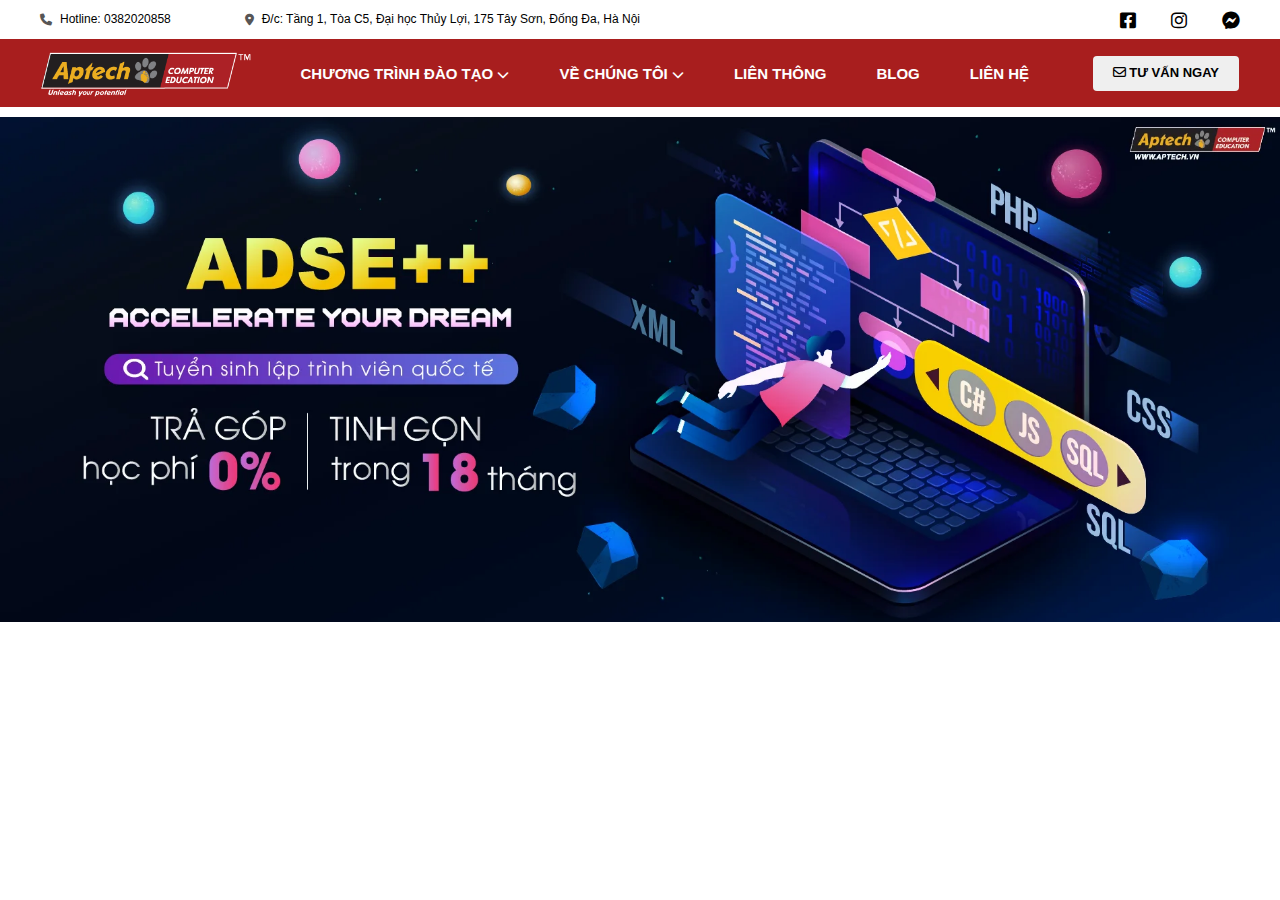
<file: Bai 1/index.html>
<!DOCTYPE html>
<html lang="en">
<head>
    <meta charset="UTF-8">
    <meta http-equiv="X-UA-Compatible" content="IE=edge">
    <meta name="viewport" content="width=device-width, initial-scale=1.0">
    <title>Kiem tra giua ky</title>
    <link rel="stylesheet" href="./assets/css/normalize.css">
    <link rel="stylesheet" href="./assets/css/style.css">
    <link rel="stylesheet" href="./assets/fontawesome-free-6.2.1-web/css/all.min.css">
</head>
<body>
    <header class="header">
        <section class="header__top">
            <div class="container">
                <div class="header__content">
                    <div class="header__infor">
                        <div class="header__infor_phone">
                            <i class="header__infor_icon fa-solid fa-phone"></i>
                            <p>Hotline: 0382020858</p>
                        </div>
                        <div class="header__infor_address">
                            <i class="header__infor_icon fa-solid fa-location-dot"></i>
                            <p>
                                Đ/c: Tầng 1, Tòa C5, Đại học Thủy Lợi, 175 Tây Sơn, Đống Đa, Hà Nội
                            </p>
                        </div>
                    </div>
        
                    <div class="header__social">
                        <i class="fa-brands fa-square-facebook"></i>
                        <i class="fa-brands fa-instagram"></i>
                        <i class="fa-brands fa-facebook-messenger"></i>
                    </div>
                </div>
            </div>           
        </section>

        <section class="header__nav">
            <div class="container">
                <div class="header__content">
                    <div class="header__icon">
                        <img src="./assets/img/icon.png" alt="icon-aptech" srcset="">
                    </div>
        
                    <div class="header__navbar">
                      <ul class="header__list">
                        <li class="header__items">
                            <a class="header__link" href="#">
                                chương trình đào tạo
                                <i class="header__items_icon fa-solid fa-chevron-down"></i>
                            </a>
                        </li>
                        <li class="header__items">
                            <a class="header__link" href="#">
                                về chúng tôi
                                <i class="header__items_icon fa-solid fa-chevron-down"></i>
                            </a>
                        </li>
                        <li class="header__items">
                            <a class="header__link" href="#">liên thông</a>
                        </li>
                        <li class="header__items">
                            <a class="header__link" href="#">blog</a>
                        </li>
                        <li class="header__items">
                            <a class="header__link" href="#">liên hệ</a>
                        </li>
                      </ul>  
                    </div>
        
                    <div class="header__contact">
                        <button class="header__btn">
                            <a href="./contact.html" class="header__btn_link">
                                <i class="header__btn_icon fa-regular fa-envelope"></i>
                                tư vấn ngay
                            </a>
                            
                        </button>
                    </div>
                </div>
            </div>
        </section>
    </header>

    <main class="main">
        <section class="header__img">
            <img src="./assets/img/BLUE.png.webp" alt="apptech-infor" srcset="">
        </section>
    </main>

</body>
</html>
</file>
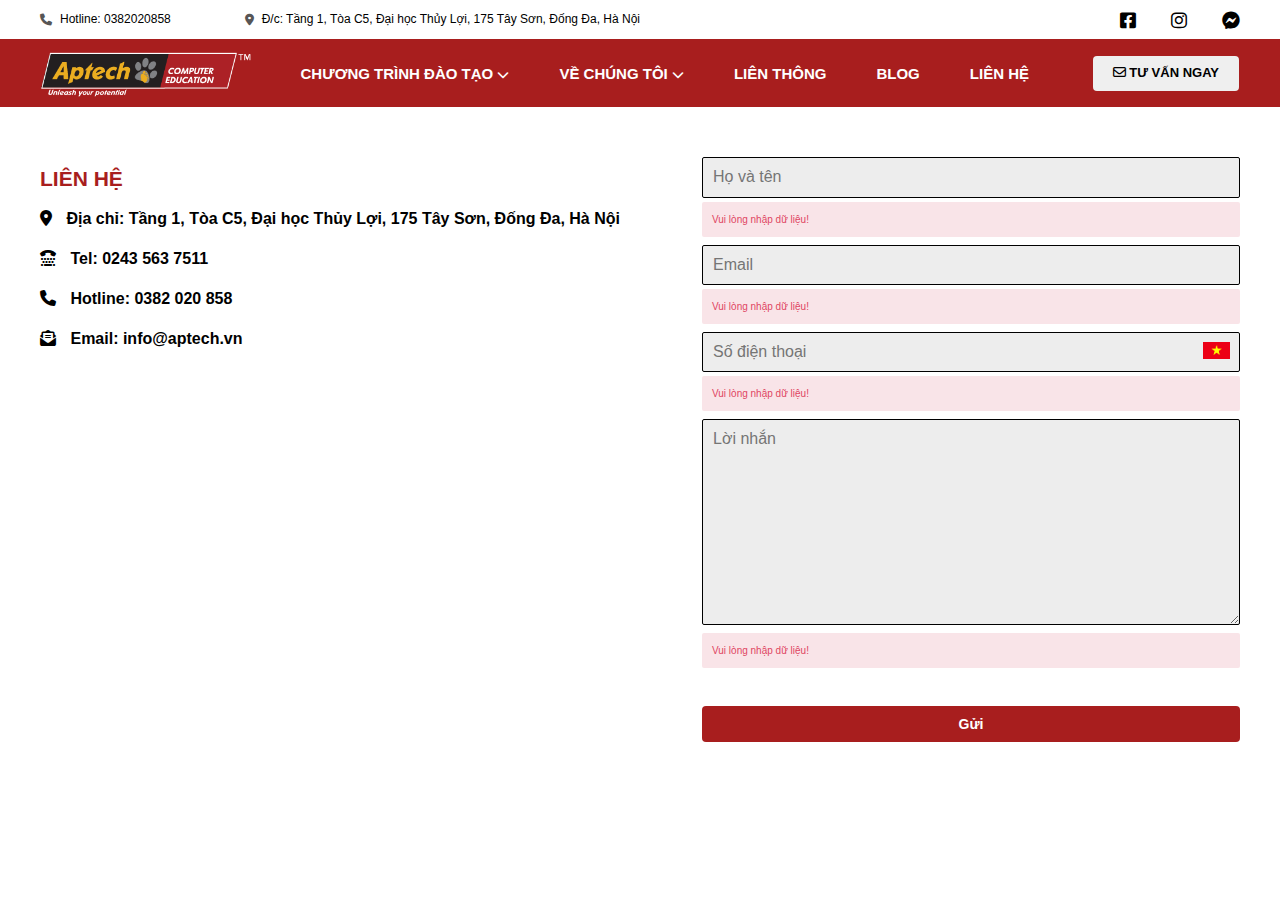
<file: Bai 1/contact.html>
<!DOCTYPE html>
<html lang="en">
<head>
    <meta charset="UTF-8">
    <meta http-equiv="X-UA-Compatible" content="IE=edge">
    <meta name="viewport" content="width=device-width, initial-scale=1.0">
    <link rel="stylesheet" href="./assets/css/normalize.css">
    <link rel="stylesheet" href="./assets/css/style.css">
    <link rel="stylesheet" href="./assets/fontawesome-free-6.2.1-web/css/all.min.css">
</head>
<body>
    <header class="header">
        <section class="header__top">
            <div class="container">
                <div class="header__content">
                    <div class="header__infor">
                        <div class="header__infor_phone">
                            <i class="header__infor_icon fa-solid fa-phone"></i>
                            <p>Hotline: 0382020858</p>
                        </div>
                        <div class="header__infor_address">
                            <i class="header__infor_icon fa-solid fa-location-dot"></i>
                            <p>
                                Đ/c: Tầng 1, Tòa C5, Đại học Thủy Lợi, 175 Tây Sơn, Đống Đa, Hà Nội
                            </p>
                        </div>
                    </div>
        
                    <div class="header__social">
                        <i class="fa-brands fa-square-facebook"></i>
                        <i class="fa-brands fa-instagram"></i>
                        <i class="fa-brands fa-facebook-messenger"></i>
                    </div>
                </div>
            </div>           
        </section>

        <section class="header__nav">
            <div class="container">
                <div class="header__content">
                    <div class="header__icon">
                        <img src="./assets/img/icon.png" alt="icon-aptech" srcset="">
                    </div>
        
                    <div class="header__navbar">
                      <ul class="header__list">
                        <li class="header__items">
                            <a class="header__link" href="#">
                                chương trình đào tạo
                                <i class="header__items_icon fa-solid fa-chevron-down"></i>
                            </a>
                        </li>
                        <li class="header__items">
                            <a class="header__link" href="#">
                                về chúng tôi
                                <i class="header__items_icon fa-solid fa-chevron-down"></i>
                            </a>
                        </li>
                        <li class="header__items">
                            <a class="header__link" href="#">liên thông</a>
                        </li>
                        <li class="header__items">
                            <a class="header__link" href="#">blog</a>
                        </li>
                        <li class="header__items">
                            <a class="header__link" href="#">liên hệ</a>
                        </li>
                      </ul>  
                    </div>
        
                    <div class="header__contact">
                        <button class="header__btn">
                            <a href="./contact.html" class="header__btn_link">
                                <i class="header__btn_icon fa-regular fa-envelope"></i>
                                tư vấn ngay
                            </a>
                        </button>
                    </div>
                </div>
            </div>
        </section>
    </header>

    <main class="main">
        <div class="container">
            <div class="main__content">
                <section class="main__contact">
                    <div class="main__contact_content">
                        <h1>LIÊN HỆ</h1>
                        <span class="main__contact_items">
                            <i class="main__contact_icon fa-solid fa-location-dot"></i>
                            Địa chỉ: Tầng 1, Tòa C5, Đại học Thủy Lợi, 175 Tây Sơn, Đống Đa, Hà Nội
                        </span>
                        <span class="main__contact_items">
                            <i class="main__contact_icon fa-solid fa-tty"></i>
                            <a href="">Tel: 0243 563 7511</a>
                        </span>
                        <span class="main__contact_items">
                            <i class="main__contact_icon fa-solid fa-phone"></i>
                            <a href="http://">Hotline: 0382 020 858</a>
                        </span>
                        <span class="main__contact_items">
                            <i class="main__contact_icon fa-solid fa-envelope-open-text"></i>
                            <a href="http://">Email: info@aptech.vn</a>
                        </span>
                    </div>
                   
                </section>
                <section class="main__form">
                    <form action="" method="post" id="form1">
                        <div class="form__items">
                            <input class="form__items_input" id="name" type="text" name="name" placeholder="Họ và tên">
                            <span class="form__message">Vui lòng nhập dữ liệu!</span>
                        </div>
                        <div class="form__items">
                            <input class="form__items_input" id="email" type="email" name="email" placeholder="Email">
                            <span class="form__message">Vui lòng nhập dữ liệu!</span>
                            
                        </div>
                        <div class="form__items">
                            <input class="form__items_input" id="phone" type="text" name="phone" placeholder="Số điện thoại">
                            <img src="./assets/img/flag.png" alt="Vietnam Flag" srcset="">
                            <span class="form__message">Vui lòng nhập dữ liệu!</span>

                        </div>
                        <div class="form__items">
                            <textarea class="form__items_input" id="message" name="message" cols="30" rows="10" placeholder="Lời nhắn" maxlength="300"></textarea>
                            <span class="form__message">Vui lòng nhập dữ liệu!</span>

                        </div>
                        <button id="btn__post" class="main__form_btn" type="submit">Gửi</button>
                    </form>

                </section>
            </div>
           
        </div>
        
    </main>

    <script src="./assets/js/main.js"></script>

    <script>
        Validator({
            form: '#form1',
            rules: [
                Validator.isRequired('#name'),
                Validator.isEmail('#email'),

            ]
        });
    </script>
</body>
</html>
</file>
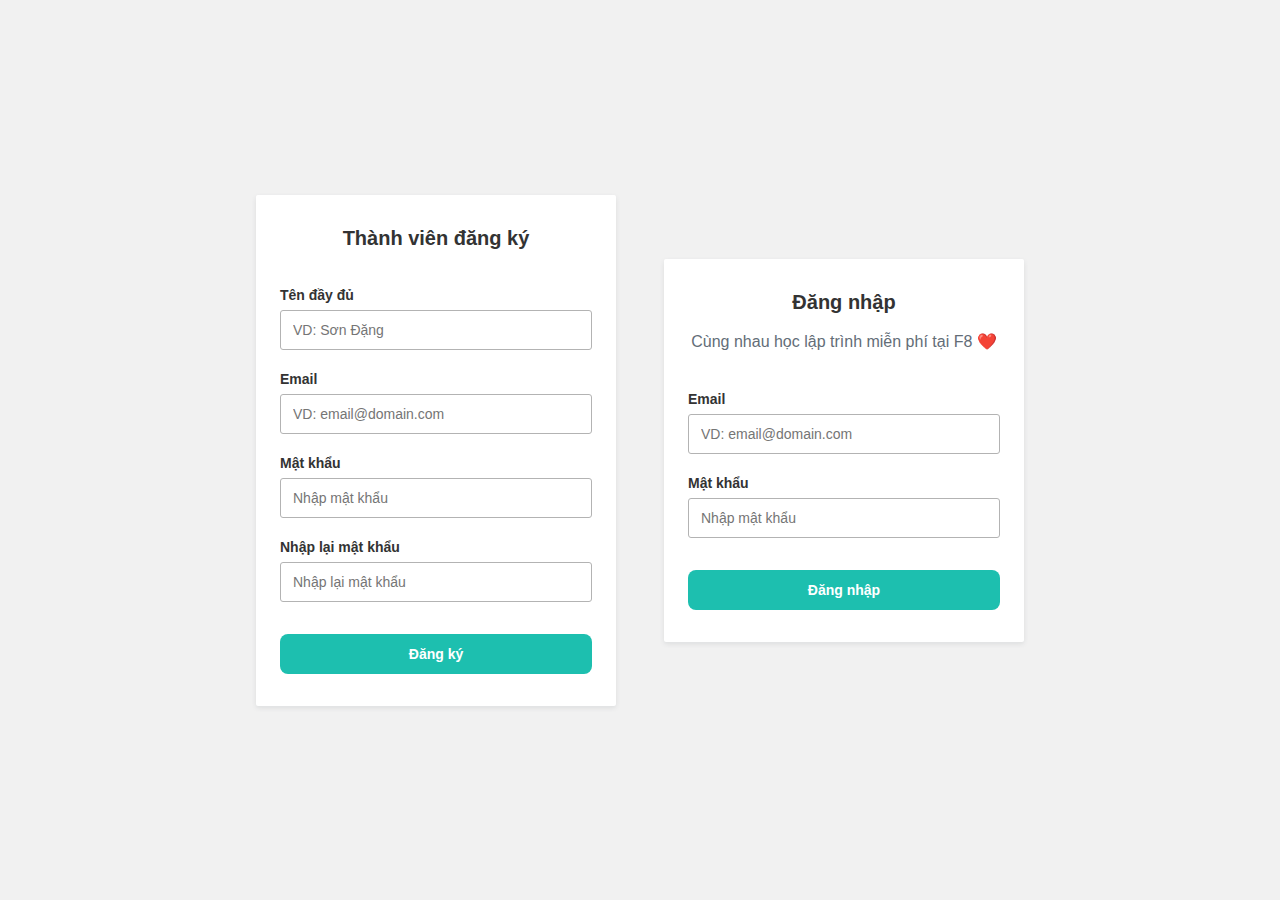
<file: Bai 1/form.html>
<!DOCTYPE html>
<html lang="en">
<head>
    <meta charset="UTF-8">
    <meta http-equiv="X-UA-Compatible" content="IE=edge">
    <meta name="viewport" content="width=device-width, initial-scale=1.0">
    <title>Document</title>
    <link rel="stylesheet" href="./assets/css/form.css">
</head>
<body>
    <div class="main">

        <form action="" method="POST" class="form" id="form-1">
          <h3 class="heading">Thành viên đăng ký</h3>
          
    
          <div class="spacer"></div>
    
          <div class="form-group">
            <label for="fullname" class="form-label">Tên đầy đủ</label>
            <input id="fullname" name="fullname" type="text" placeholder="VD: Sơn Đặng" class="form-control">
            <span class="form-message"></span>
          </div>
    
          <div class="form-group">
            <label for="email" class="form-label">Email</label>
            <input id="email" name="email" type="text" placeholder="VD: email@domain.com" class="form-control">
            <span class="form-message"></span>
          </div>
    
          <div class="form-group">
            <label for="password" class="form-label">Mật khẩu</label>
            <input id="password" name="password" type="password" placeholder="Nhập mật khẩu" class="form-control">
            <span class="form-message"></span>
          </div>
    
          <div class="form-group">
            <label for="password_confirmation" class="form-label">Nhập lại mật khẩu</label>
            <input id="password_confirmation" name="password_confirmation" placeholder="Nhập lại mật khẩu" type="password" class="form-control">
            <span class="form-message"></span>
          </div>
    
          <button class="form-submit">Đăng ký</button>
        </form>
    
        <form action="" method="POST" class="form" id="form-2">
          <h3 class="heading">Đăng nhập</h3>
          <p class="desc">Cùng nhau học lập trình miễn phí tại F8 ❤️</p>
    
          <div class="spacer"></div>
    
          <div class="form-group">
            <label for="email" class="form-label">Email</label>
            <input id="email" name="email" type="text" placeholder="VD: email@domain.com" class="form-control">
            <span class="form-message"></span>
          </div>
    
          <div class="form-group">
            <label for="password" class="form-label">Mật khẩu</label>
            <input id="password" name="password" type="password" placeholder="Nhập mật khẩu" class="form-control">
            <span class="form-message"></span>
          </div>
    
          <button class="form-submit">Đăng nhập</button>
        </form>
    
      </div>



      <script src="./assets/js/form.js"></script>
      <script>
    
        document.addEventListener('DOMContentLoaded', function () {
          // Mong muốn của chúng ta
          Validator({
            form: '#form-1',
            formGroupSelector: '.form-group',
            errorSelector: '.form-message',
            rules: [
              Validator.isRequired('#fullname', 'Vui lòng nhập tên đầy đủ của bạn'),
              Validator.isEmail('#email'),
              Validator.minLength('#password', 6),
              Validator.isRequired('#password_confirmation'),
              Validator.isConfirmed('#password_confirmation', function () {
                return document.querySelector('#form-1 #password').value;
              }, 'Mật khẩu nhập lại không chính xác')
            ],
            onSubmit: function (data) {
              // Call API
              console.log(data);
            }
          });
    
    
          Validator({
            form: '#form-2',
            formGroupSelector: '.form-group',
            errorSelector: '.form-message',
            rules: [
              Validator.isEmail('#email'),
              Validator.minLength('#password', 6),
            ],
            onSubmit: function (data) {
              // Call API
              console.log(data);
            }
          });
        });
    
      </script>
</body>
</html>
</file>
<file: Bai 1/assets/css/style.css>
* {
    box-sizing: inherit;
}

html {
    font-size: 62.5%;
    line-height: 1.5rem;
    font-family: 'Raleway', sans-serif;
    box-sizing: border-box;
}

.header {
    width: 100%;
}

.header__top {

}

.container {
    width: 1200px;
    max-width: 100%;
    margin: 0 auto;
}


.header__content, .header__infor, .header__social, .header__infor_phone, .header__infor_address, .header__nav, .header__navbar, .header__list, .header__items {
    display: flex;
    justify-content: space-between;
    align-items: center;
}

.header__content {
    width: 100%;
}

.header__infor {
    width: 50%;
    font-size: 1.2rem;
}

.header__infor_phone, .header__infor_address {

}

.header__infor_icon {
    color: #575656;
    margin-right: 8px;
}

.header__social {
    width: 10%;
    font-size: 1.8rem;
}

.header__nav {
    background-color: #a81e1e;
}

.header__infor_phone, .header__infor_address, .header__icon, .header__navbar, .header__contact, .header__social{
    cursor: pointer;
}

.header__icon {
    width: 20%;
}

.header__icon img {
    width: 100%;
    padding-top: 10px;
}

.header__navbar {
    width: 80%;
}

.header__list {
    padding-left: 0;
    list-style: none;
    font-size: 1.5rem;
    font-weight: 600;
    text-transform: uppercase;
}

.header__items {
    padding-left: 50px;
}

.header__link {
    text-decoration: none;
    color: #ffffff;
}

.header__items_icon {
    font-size: 1.2rem;
}

.header__contact {
    width: 14%;
}

.header__btn {
    text-transform: uppercase;
    text-align: center;
    padding: 10px 20px;
    border: none;
    border-radius: 4px;
}

.header__btn_link {
    text-decoration: none;
    color: black;
    font-size: 1.3rem;
    font-weight: 700;
}

.header__btn_icon {

}

.header__img {
    margin-top: 10px;
}

.header__img img {
    max-width: 100%;
}


.main {
    
}

.main__content {
    display: flex;
    justify-content: space-between;
    align-items: center;
    margin-top: 50px;
    position: relative;
}

.main__contact, .main__form {
    width: 49%;
}

.main__contact {
    
}

.main__contact_content {
    position: absolute;
    top: 0;
}

h1 {
    color: #a81e1e;
    margin-bottom: 24px;
    font-size: 2.1rem;
    font-weight: 700;
}

.main__contact_items {
    display: block;
    font-size: 1.6rem;
    font-weight: 700;
    padding-bottom: 24px;
}

.main__contact_items a {
    text-decoration: none;
    color: black;
}

.main__contact_icon {
    margin-right: 10px;
}

.main__form {

}

form {
    margin-left: 50px;
}

.form__items {
    position: relative;   
}

.form__items img {
    width: 5%;
    position: absolute;
    top: 10px;
    right: 10px;
}

.form__items_input {
    width: 100%;
    padding: 10px;
    font-size: 1.6rem;
    background: #ededed;
    border: 1px solid black;
    border-radius: 2px;

}

.main__form_btn {
    width: 100%;
    padding: 10px 0;
    background: #a81e1e;
    color: #ffffff;
    border: none;
    margin-top: 30px;
    border-radius: 4px;
    font-size: 1.4rem;
    font-weight: 700;
    cursor: pointer;
}

.form__message {
    color: #e04562;
    background-color: #f9e4e8;
    display: block;
    padding: 10px;
    border-radius: 2px;
    margin-top: 4px;
    margin-bottom: 8px;
}
</file>
<file: Bai 1/assets/css/form.css>
* {
    padding: 0;
    margin: 0;
    box-sizing: border-box;
}
html {
    color: #333;
    font-size: 62.5%;
    font-family: 'Open Sans', sans-serif;
}
.main {
    background: #f1f1f1;
    min-height: 100vh;
    display: flex;
    justify-content: center;
}
.form {
    width: 360px;
    min-height: 100px;
    padding: 32px 24px;
    text-align: center;
    background: #fff;
    border-radius: 2px;
    margin: 24px;
    align-self: center;
    box-shadow: 0 2px 5px 0 rgba(51,62,73,.1);
}
.form .heading {
    font-size: 2rem;
}
.form .desc {
    text-align: center;
    color: #636d77;
    font-size: 1.6rem;
    font-weight: lighter;
    line-height: 2.4rem;
    margin-top: 16px;
    font-weight: 300;
}

.form-group {
    display: flex;
    margin-bottom: 16px;
    flex-direction: column;
}

.form-label,
.form-message {
    text-align: left;
}

.form-label {
    font-weight: 700;
    padding-bottom: 6px;
    line-height: 1.8rem;
    font-size: 1.4rem;
}

.form-control {
    height: 40px;
    padding: 8px 12px;
    border: 1px solid #b3b3b3;
    border-radius: 3px;
    outline: none;
    font-size: 1.4rem;
}

.form-control:hover {
    border-color: #1dbfaf;
}

.form-group.invalid .form-control {
    border-color: #f33a58;
}

.form-group.invalid .form-message {
    color: #f33a58;
}

.form-message {
    font-size: 1.2rem;
    line-height: 1.6rem;
    padding: 4px 0 0;
}

.form-submit {
    outline: none;
    background-color: #1dbfaf;
    margin-top: 12px;
    padding: 12px 16px;
    font-weight: 600;
    color: #fff;
    border: none;
    width: 100%;
    font-size: 14px;
    border-radius: 8px;
    cursor: pointer;
}

.form-submit:hover {
    background-color: #1ac7b6;
}

.spacer {
    margin-top: 36px;
}
</file>
